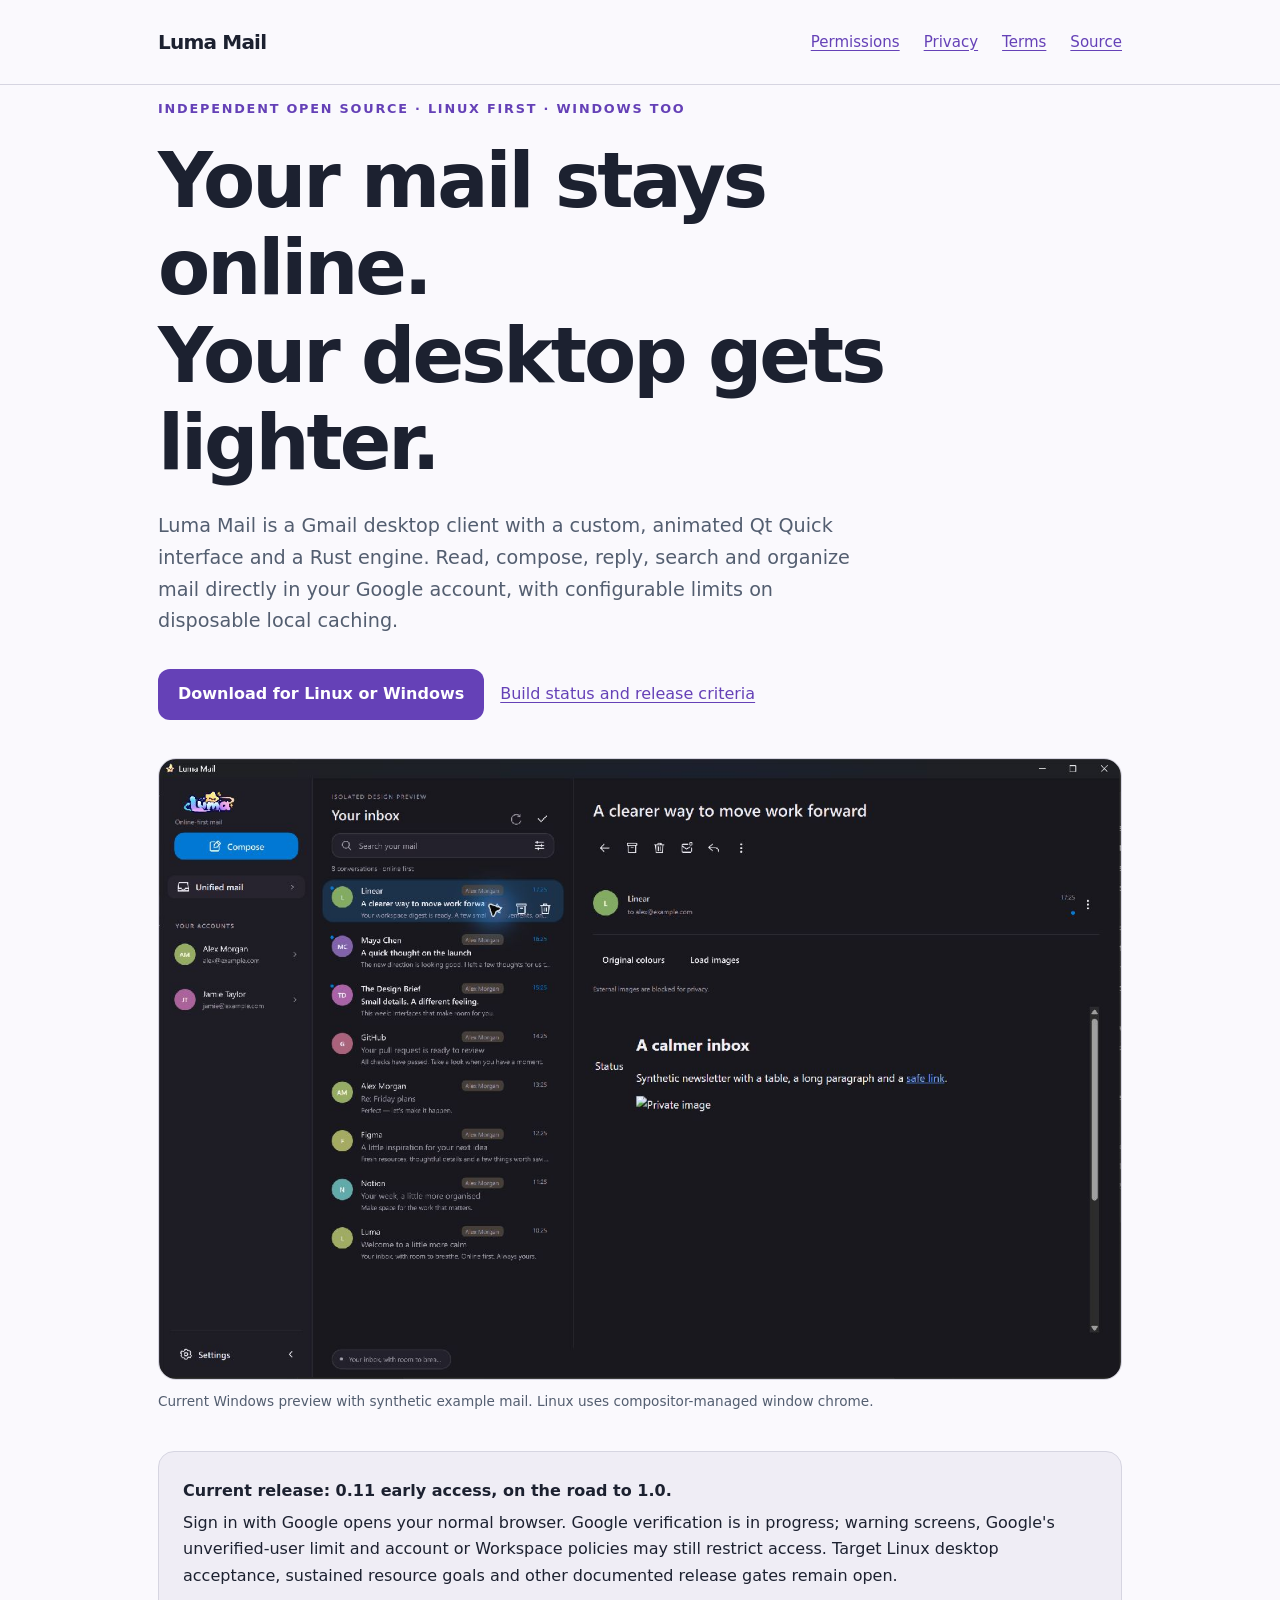
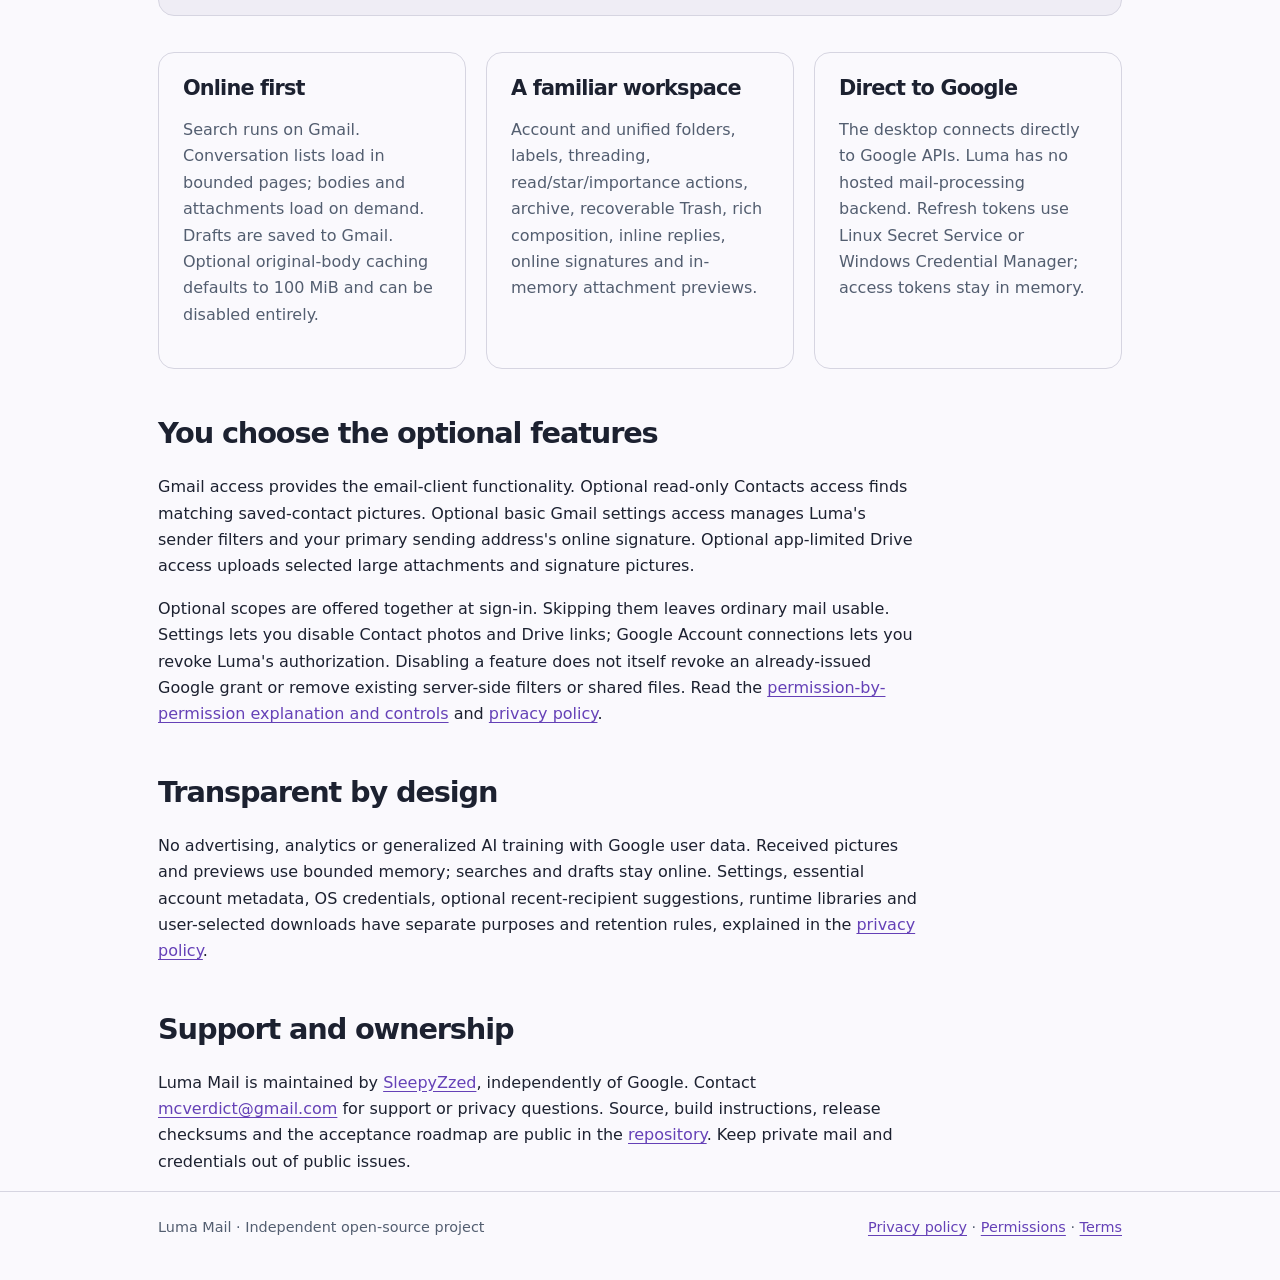
<file: docs/index.html>
<!doctype html>
<html lang="en">
<head>
<meta charset="utf-8"><meta name="viewport" content="width=device-width, initial-scale=1">
<meta name="google-site-verification" content="LrteqMQL5-pUbWlnO9Q1eAq6HUv6MyfnO4DhHFIdm9g">
<meta name="description" content="Luma Mail is an independent, open-source, online-first Gmail desktop client for Linux and Windows. Mail stays in Gmail with optional, bounded caching.">
<title>Luma Mail — Your mail, a lighter desktop</title><link rel="stylesheet" href="site.css">
</head>
<body>
<header><nav class="wrap" aria-label="Main navigation"><a class="brand" href="./">Luma Mail</a><div class="navlinks"><a href="permissions.html">Permissions</a><a href="privacy.html">Privacy</a><a href="terms.html">Terms</a><a href="https://github.com/SleepyZzed/luma-mail/tree/v0.11.0-dev.2">Source</a></div></nav></header>
<main class="wrap">
<p class="eyebrow">Independent open source · Linux first · Windows too</p>
<h1>Your mail stays online.<br>Your desktop gets lighter.</h1>
<p class="lead">Luma Mail is a Gmail desktop client with a custom, animated Qt Quick interface and a Rust engine. Read, compose, reply, search and organize mail directly in your Google account, with configurable limits on disposable local caching.</p>
<div class="actions"><a class="button" href="https://github.com/SleepyZzed/luma-mail/releases/tag/v0.11.0-dev.2">Download for Linux or Windows</a><a href="https://github.com/SleepyZzed/luma-mail/blob/ui/fluid-morph/STATUS.md">Build status and release criteria</a></div>
<figure class="desktop-preview"><img src="[data-uri]" alt="The Luma Mail desktop preview showing account navigation, conversation list and a themed reading pane with synthetic example mail." width="1444" height="930"><figcaption>Current Windows preview with synthetic example mail. Linux uses compositor-managed window chrome.</figcaption></figure>
<aside class="note" aria-label="Early access status"><p><strong>Current release: 0.11 early access, on the road to 1.0.</strong></p><p>Sign in with Google opens your normal browser. Google verification is in progress; warning screens, Google's unverified-user limit and account or Workspace policies may still restrict access. Target Linux desktop acceptance, sustained resource goals and other documented release gates remain open.</p></aside>
<section class="grid" aria-label="How Luma works">
<article><h2>Online first</h2><p>Search runs on Gmail. Conversation lists load in bounded pages; bodies and attachments load on demand. Drafts are saved to Gmail. Optional original-body caching defaults to 100 MiB and can be disabled entirely.</p></article>
<article><h2>A familiar workspace</h2><p>Account and unified folders, labels, threading, read/star/importance actions, archive, recoverable Trash, rich composition, inline replies, online signatures and in-memory attachment previews.</p></article>
<article><h2>Direct to Google</h2><p>The desktop connects directly to Google APIs. Luma has no hosted mail-processing backend. Refresh tokens use Linux Secret Service or Windows Credential Manager; access tokens stay in memory.</p></article>
</section>
<section class="prose"><h2>You choose the optional features</h2><p>Gmail access provides the email-client functionality. Optional read-only Contacts access finds matching saved-contact pictures. Optional basic Gmail settings access manages Luma's sender filters and your primary sending address's online signature. Optional app-limited Drive access uploads selected large attachments and signature pictures.</p><p>Optional scopes are offered together at sign-in. Skipping them leaves ordinary mail usable. Settings lets you disable Contact photos and Drive links; Google Account connections lets you revoke Luma's authorization. Disabling a feature does not itself revoke an already-issued Google grant or remove existing server-side filters or shared files. Read the <a href="permissions.html">permission-by-permission explanation and controls</a> and <a href="privacy.html">privacy policy</a>.</p>
<h2>Transparent by design</h2><p>No advertising, analytics or generalized AI training with Google user data. Received pictures and previews use bounded memory; searches and drafts stay online. Settings, essential account metadata, OS credentials, optional recent-recipient suggestions, runtime libraries and user-selected downloads have separate purposes and retention rules, explained in the <a href="privacy.html">privacy policy</a>.</p>
<h2>Support and ownership</h2><p>Luma Mail is maintained by <a href="https://github.com/SleepyZzed">SleepyZzed</a>, independently of Google. Contact <a href="mailto:mcverdict@gmail.com">mcverdict@gmail.com</a> for support or privacy questions. Source, build instructions, release checksums and the acceptance roadmap are public in the <a href="https://github.com/SleepyZzed/luma-mail/tree/ui/fluid-morph">repository</a>. Keep private mail and credentials out of public issues.</p></section>
</main><footer><div class="wrap"><span>Luma Mail · Independent open-source project</span><span><a href="privacy.html">Privacy policy</a> · <a href="permissions.html">Permissions</a> · <a href="terms.html">Terms</a></span></div></footer>
</body></html>
</file>
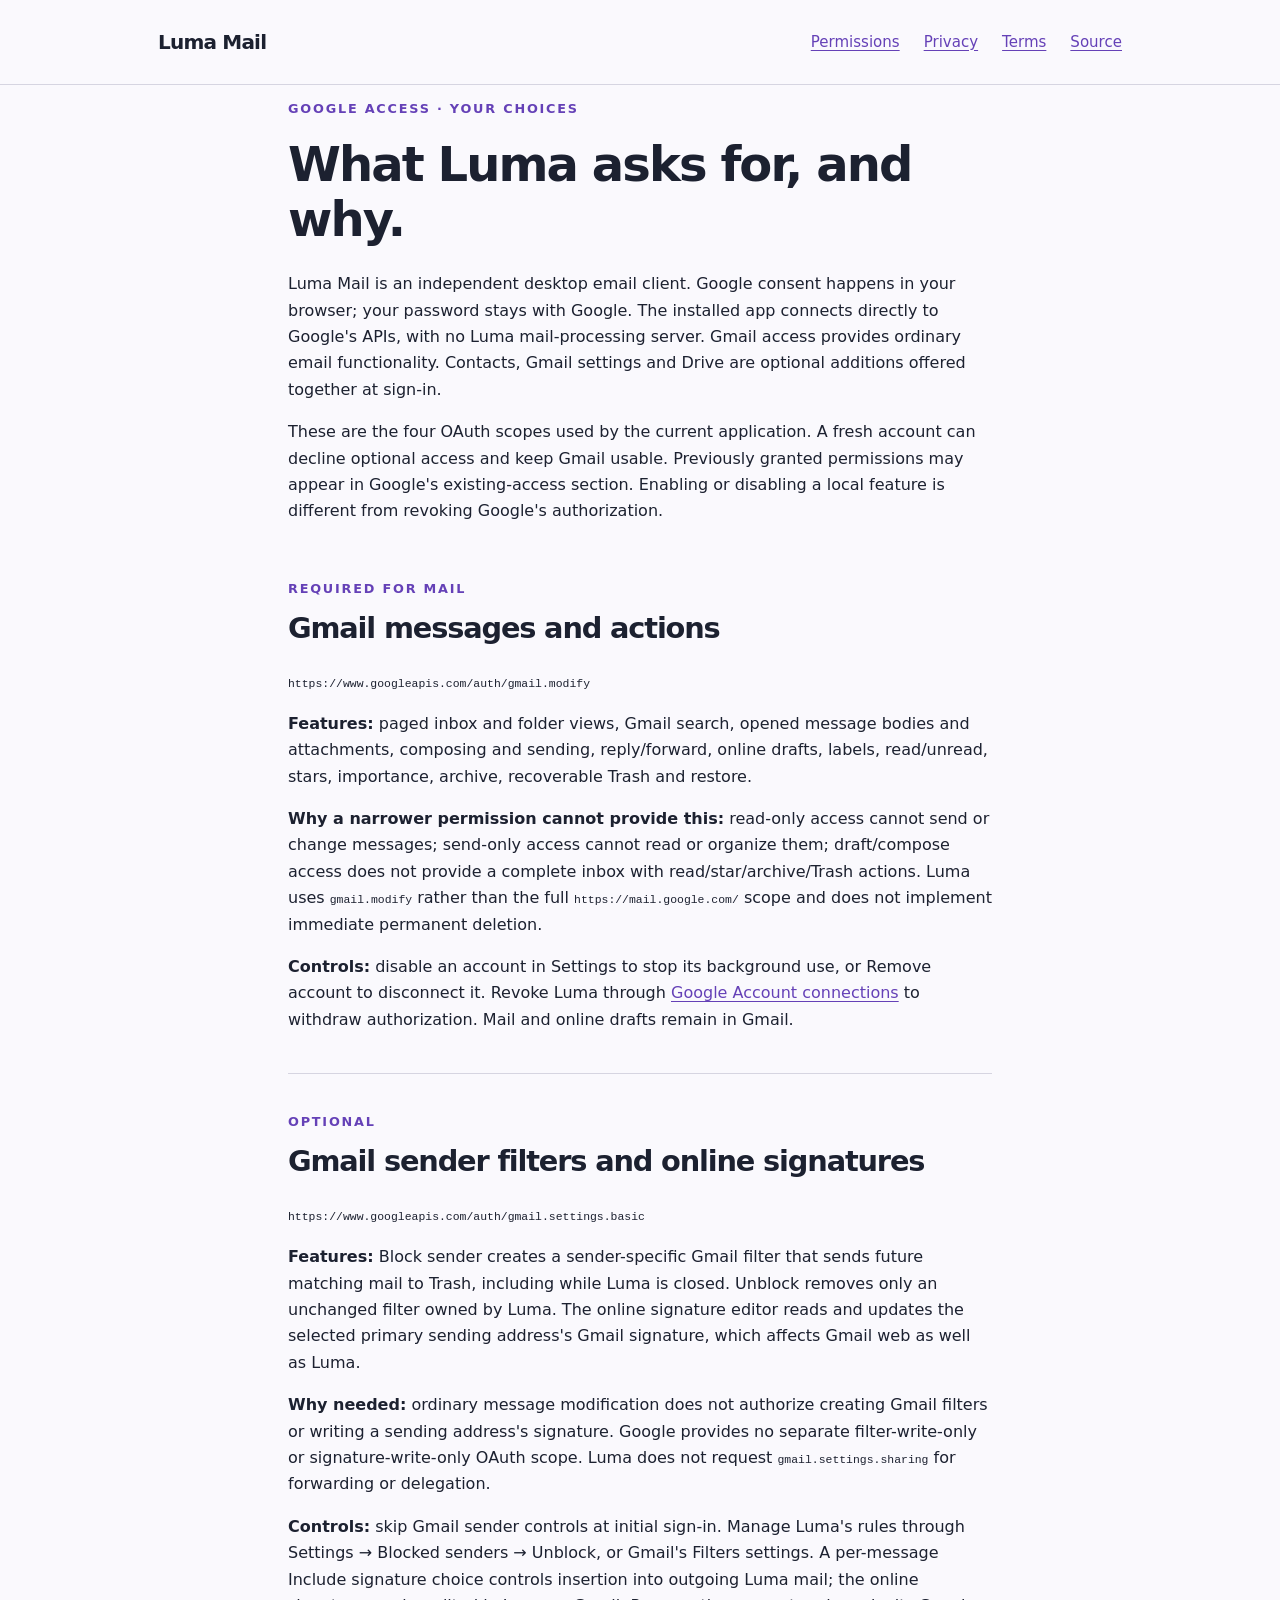
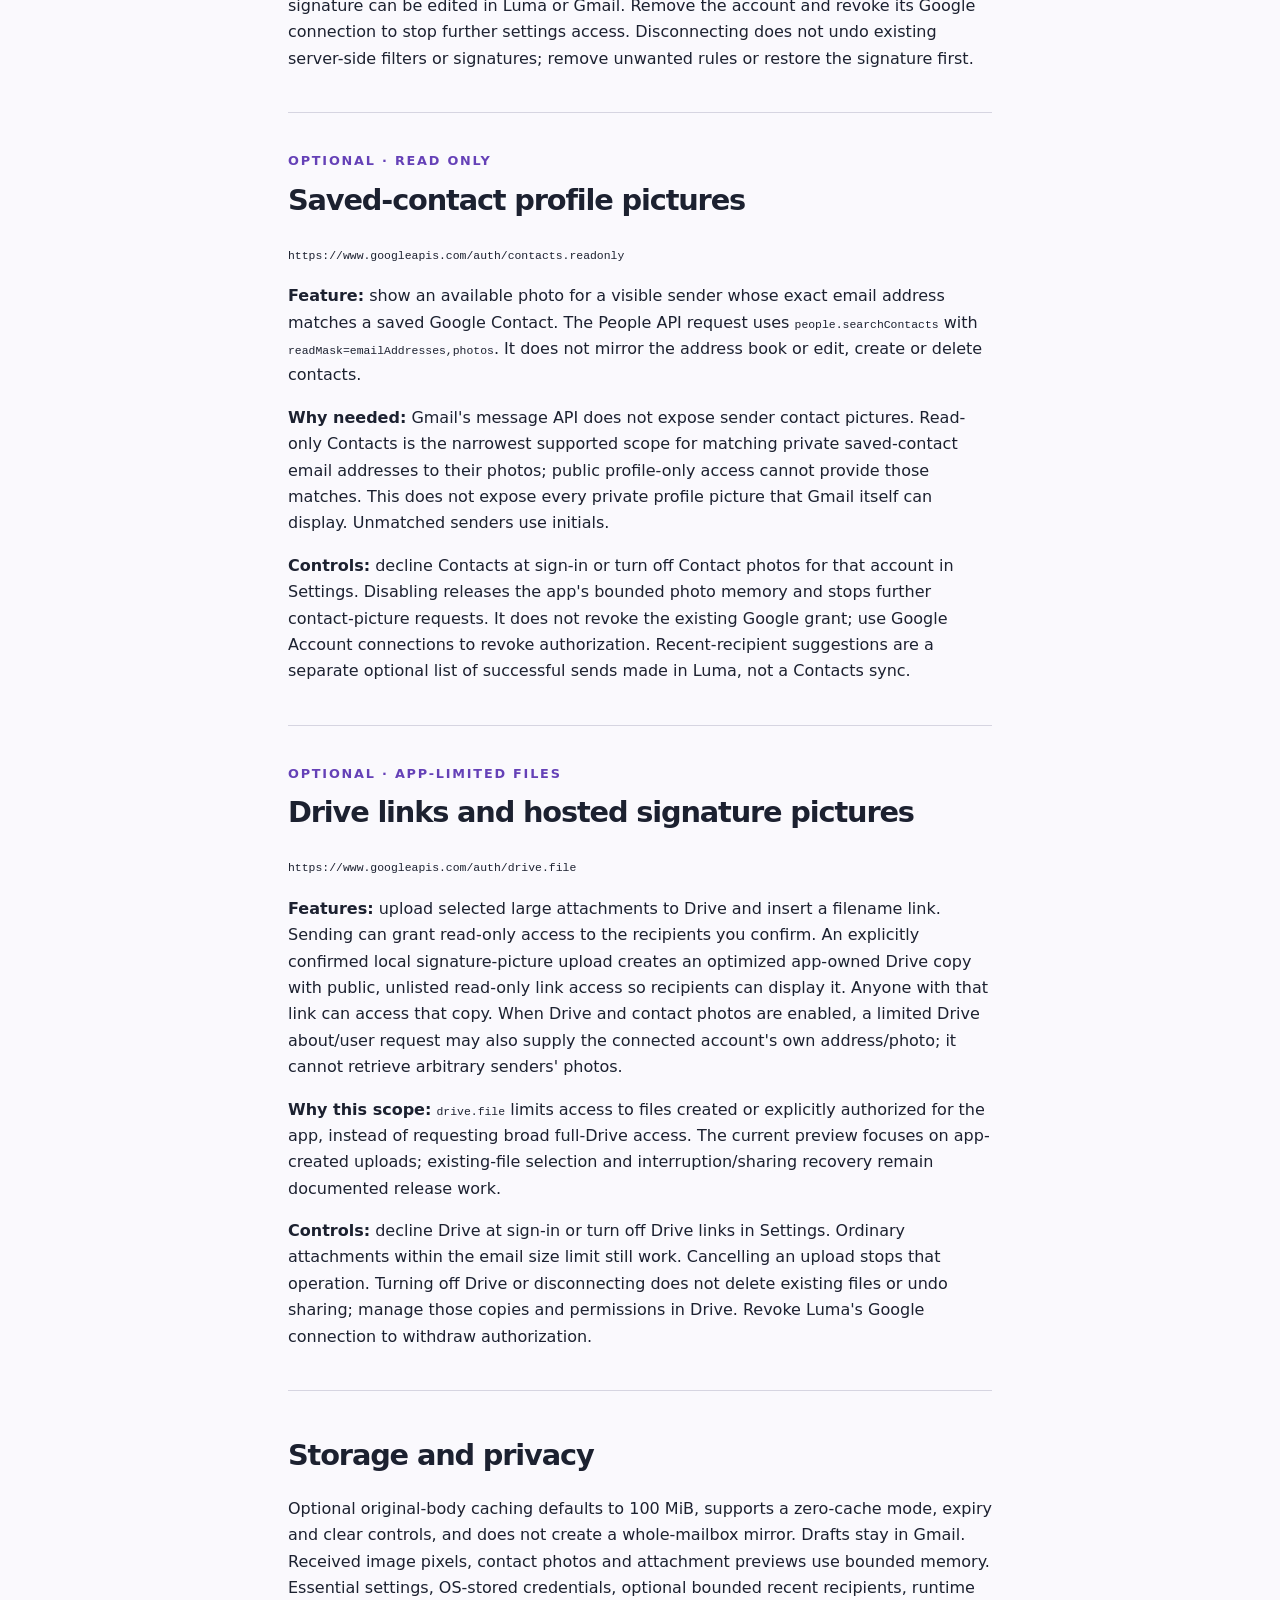
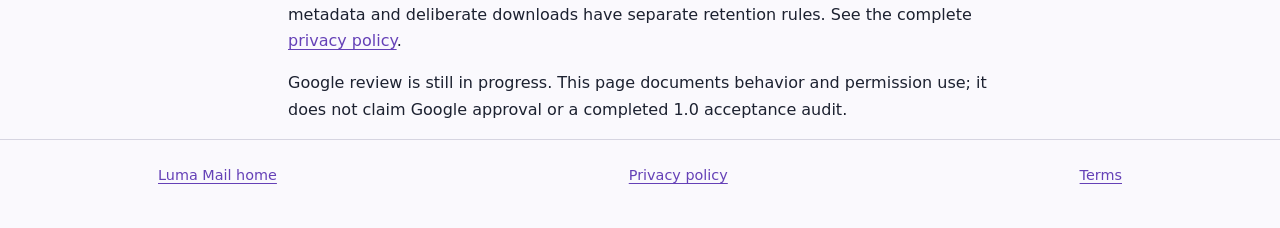
<file: docs/permissions.html>
<!doctype html>
<html lang="en">
<head><meta charset="utf-8"><meta name="viewport" content="width=device-width, initial-scale=1"><title>Luma Mail — Google permissions and controls</title><link rel="stylesheet" href="site.css"></head>
<body>
<header><nav class="wrap" aria-label="Main navigation"><a class="brand" href="./">Luma Mail</a><div class="navlinks"><a href="permissions.html" aria-current="page">Permissions</a><a href="privacy.html">Privacy</a><a href="terms.html">Terms</a><a href="https://github.com/SleepyZzed/luma-mail/tree/v0.11.0-dev.2">Source</a></div></nav></header>
<main class="wrap prose">
<p class="eyebrow">Google access · Your choices</p><h1>What Luma asks for, and why.</h1>
<p>Luma Mail is an independent desktop email client. Google consent happens in your browser; your password stays with Google. The installed app connects directly to Google's APIs, with no Luma mail-processing server. Gmail access provides ordinary email functionality. Contacts, Gmail settings and Drive are optional additions offered together at sign-in.</p>
<p>These are the four OAuth scopes used by the current application. A fresh account can decline optional access and keep Gmail usable. Previously granted permissions may appear in Google's existing-access section. Enabling or disabling a local feature is different from revoking Google's authorization.</p>
<section class="permission"><p class="eyebrow">Required for mail</p><h2>Gmail messages and actions</h2><p><code>https://www.googleapis.com/auth/gmail.modify</code></p>
<p><strong>Features:</strong> paged inbox and folder views, Gmail search, opened message bodies and attachments, composing and sending, reply/forward, online drafts, labels, read/unread, stars, importance, archive, recoverable Trash and restore.</p>
<p><strong>Why a narrower permission cannot provide this:</strong> read-only access cannot send or change messages; send-only access cannot read or organize them; draft/compose access does not provide a complete inbox with read/star/archive/Trash actions. Luma uses <code>gmail.modify</code> rather than the full <code>https://mail.google.com/</code> scope and does not implement immediate permanent deletion.</p>
<p><strong>Controls:</strong> disable an account in Settings to stop its background use, or Remove account to disconnect it. Revoke Luma through <a href="https://myaccount.google.com/connections">Google Account connections</a> to withdraw authorization. Mail and online drafts remain in Gmail.</p></section>
<section class="permission"><p class="eyebrow">Optional</p><h2>Gmail sender filters and online signatures</h2><p><code>https://www.googleapis.com/auth/gmail.settings.basic</code></p>
<p><strong>Features:</strong> Block sender creates a sender-specific Gmail filter that sends future matching mail to Trash, including while Luma is closed. Unblock removes only an unchanged filter owned by Luma. The online signature editor reads and updates the selected primary sending address's Gmail signature, which affects Gmail web as well as Luma.</p>
<p><strong>Why needed:</strong> ordinary message modification does not authorize creating Gmail filters or writing a sending address's signature. Google provides no separate filter-write-only or signature-write-only OAuth scope. Luma does not request <code>gmail.settings.sharing</code> for forwarding or delegation.</p>
<p><strong>Controls:</strong> skip Gmail sender controls at initial sign-in. Manage Luma's rules through Settings → Blocked senders → Unblock, or Gmail's Filters settings. A per-message Include signature choice controls insertion into outgoing Luma mail; the online signature can be edited in Luma or Gmail. Remove the account and revoke its Google connection to stop further settings access. Disconnecting does not undo existing server-side filters or signatures; remove unwanted rules or restore the signature first.</p></section>
<section class="permission"><p class="eyebrow">Optional · read only</p><h2>Saved-contact profile pictures</h2><p><code>https://www.googleapis.com/auth/contacts.readonly</code></p>
<p><strong>Feature:</strong> show an available photo for a visible sender whose exact email address matches a saved Google Contact. The People API request uses <code>people.searchContacts</code> with <code>readMask=emailAddresses,photos</code>. It does not mirror the address book or edit, create or delete contacts.</p>
<p><strong>Why needed:</strong> Gmail's message API does not expose sender contact pictures. Read-only Contacts is the narrowest supported scope for matching private saved-contact email addresses to their photos; public profile-only access cannot provide those matches. This does not expose every private profile picture that Gmail itself can display. Unmatched senders use initials.</p>
<p><strong>Controls:</strong> decline Contacts at sign-in or turn off Contact photos for that account in Settings. Disabling releases the app's bounded photo memory and stops further contact-picture requests. It does not revoke the existing Google grant; use Google Account connections to revoke authorization. Recent-recipient suggestions are a separate optional list of successful sends made in Luma, not a Contacts sync.</p></section>
<section class="permission"><p class="eyebrow">Optional · app-limited files</p><h2>Drive links and hosted signature pictures</h2><p><code>https://www.googleapis.com/auth/drive.file</code></p>
<p><strong>Features:</strong> upload selected large attachments to Drive and insert a filename link. Sending can grant read-only access to the recipients you confirm. An explicitly confirmed local signature-picture upload creates an optimized app-owned Drive copy with public, unlisted read-only link access so recipients can display it. Anyone with that link can access that copy. When Drive and contact photos are enabled, a limited Drive about/user request may also supply the connected account's own address/photo; it cannot retrieve arbitrary senders' photos.</p>
<p><strong>Why this scope:</strong> <code>drive.file</code> limits access to files created or explicitly authorized for the app, instead of requesting broad full-Drive access. The current preview focuses on app-created uploads; existing-file selection and interruption/sharing recovery remain documented release work.</p>
<p><strong>Controls:</strong> decline Drive at sign-in or turn off Drive links in Settings. Ordinary attachments within the email size limit still work. Cancelling an upload stops that operation. Turning off Drive or disconnecting does not delete existing files or undo sharing; manage those copies and permissions in Drive. Revoke Luma's Google connection to withdraw authorization.</p></section>
<section><h2>Storage and privacy</h2><p>Optional original-body caching defaults to 100 MiB, supports a zero-cache mode, expiry and clear controls, and does not create a whole-mailbox mirror. Drafts stay in Gmail. Received image pixels, contact photos and attachment previews use bounded memory. Essential settings, OS-stored credentials, optional bounded recent recipients, runtime metadata and deliberate downloads have separate retention rules. See the complete <a href="privacy.html">privacy policy</a>.</p><p>Google review is still in progress. This page documents behavior and permission use; it does not claim Google approval or a completed 1.0 acceptance audit.</p></section>
</main><footer><div class="wrap"><a href="./">Luma Mail home</a><a href="privacy.html">Privacy policy</a><a href="terms.html">Terms</a></div></footer>
</body></html>
</file>
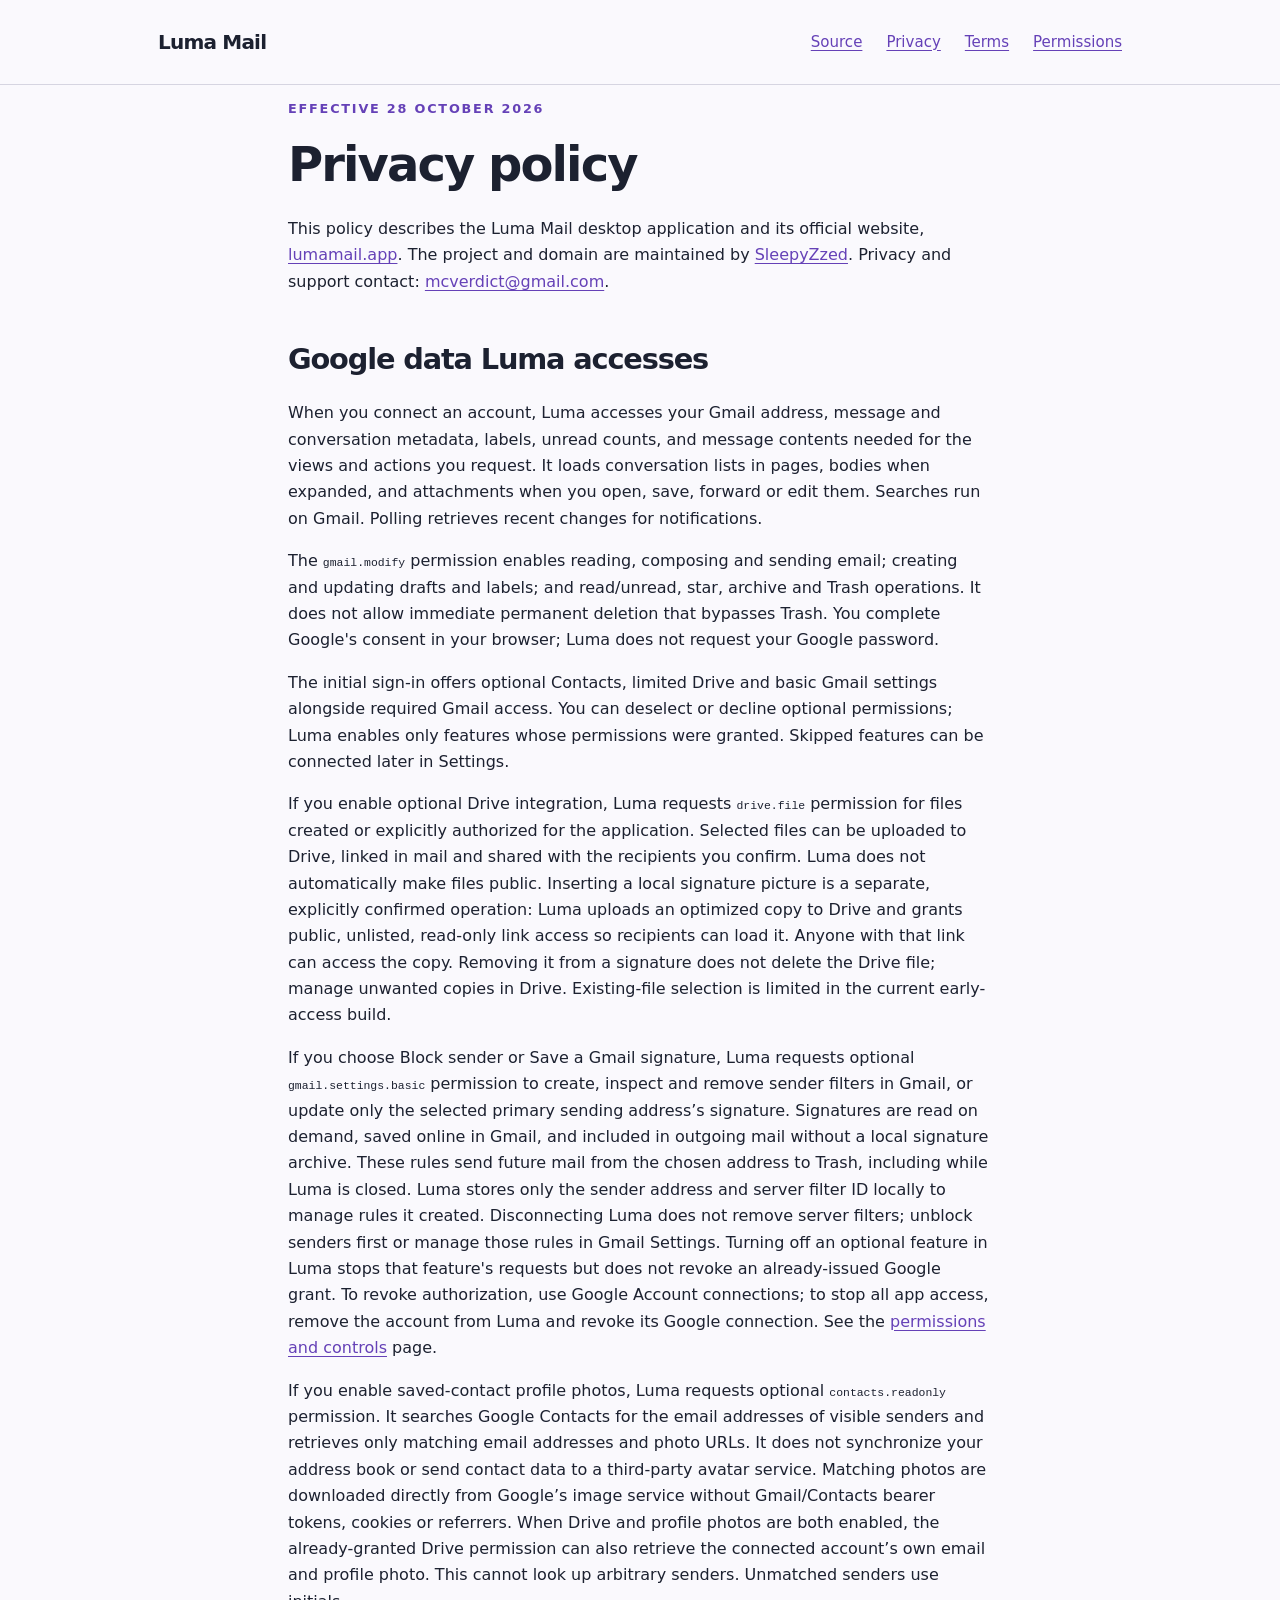
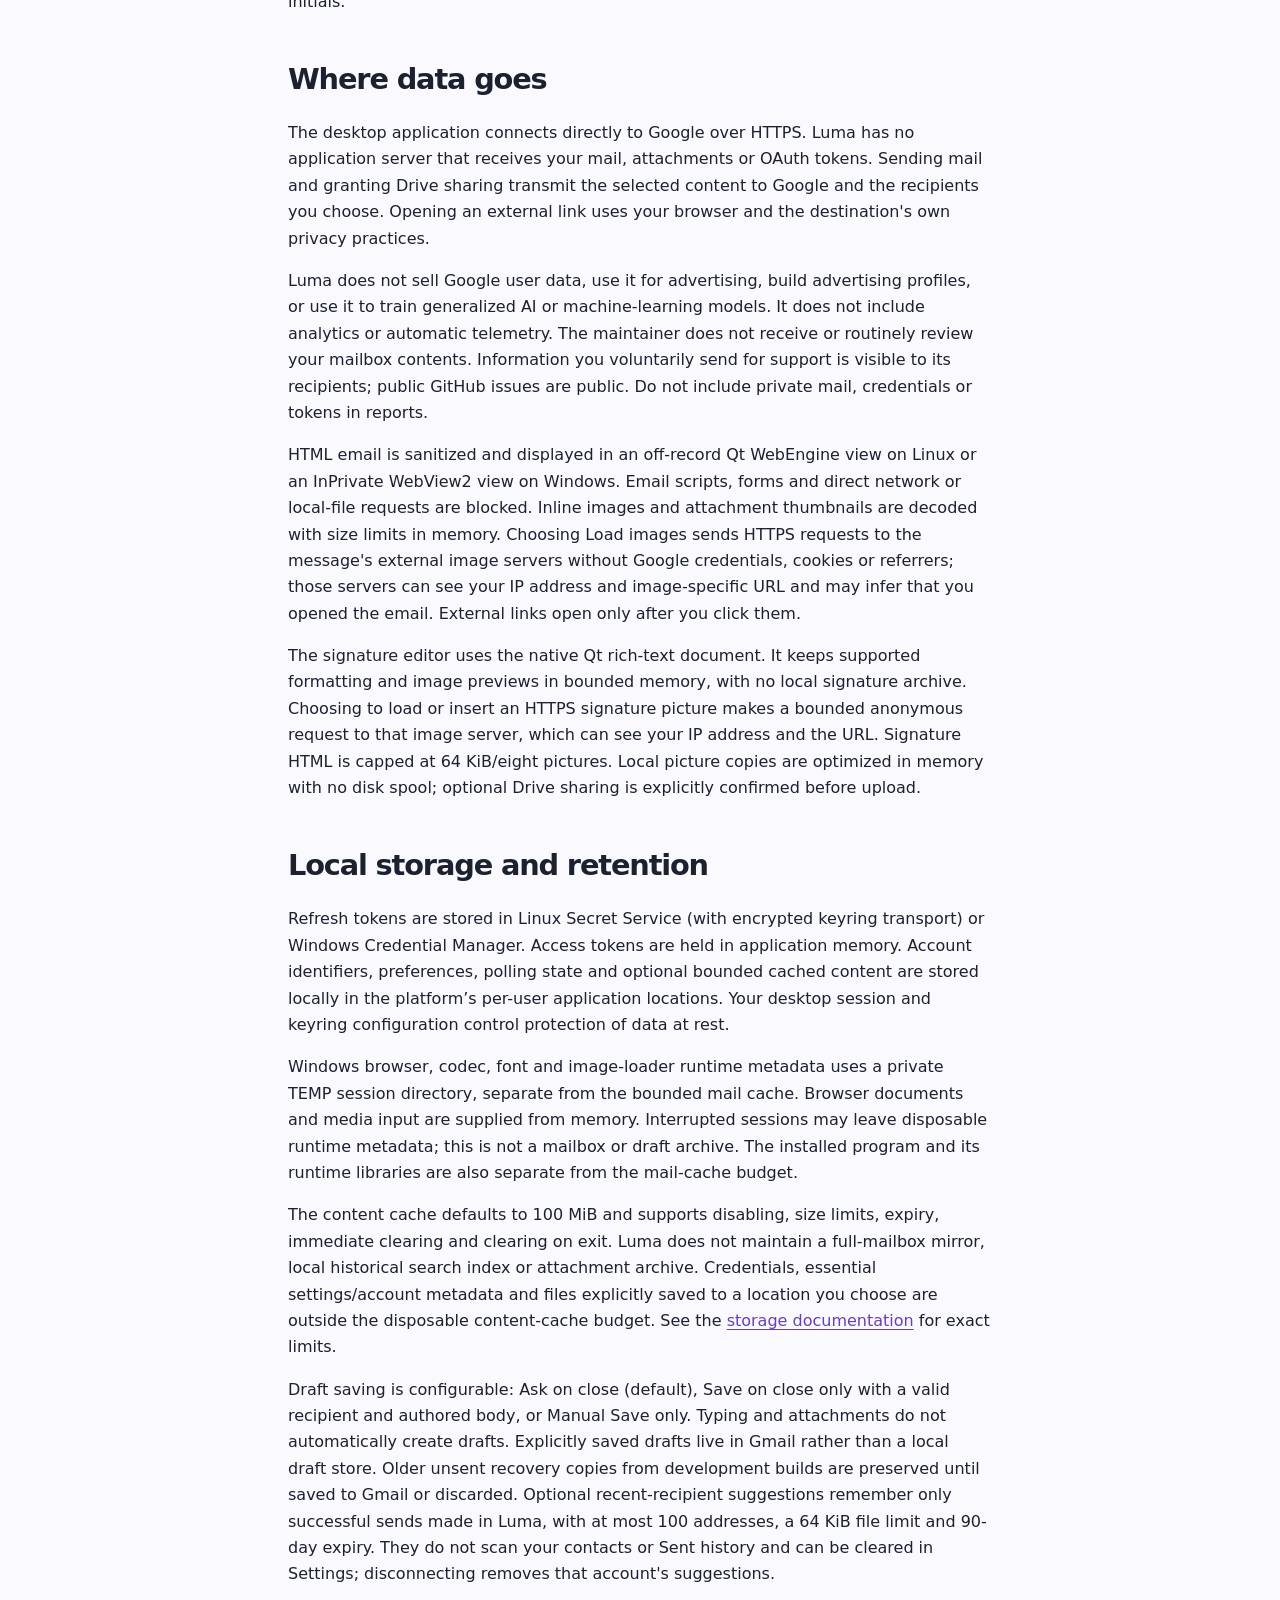
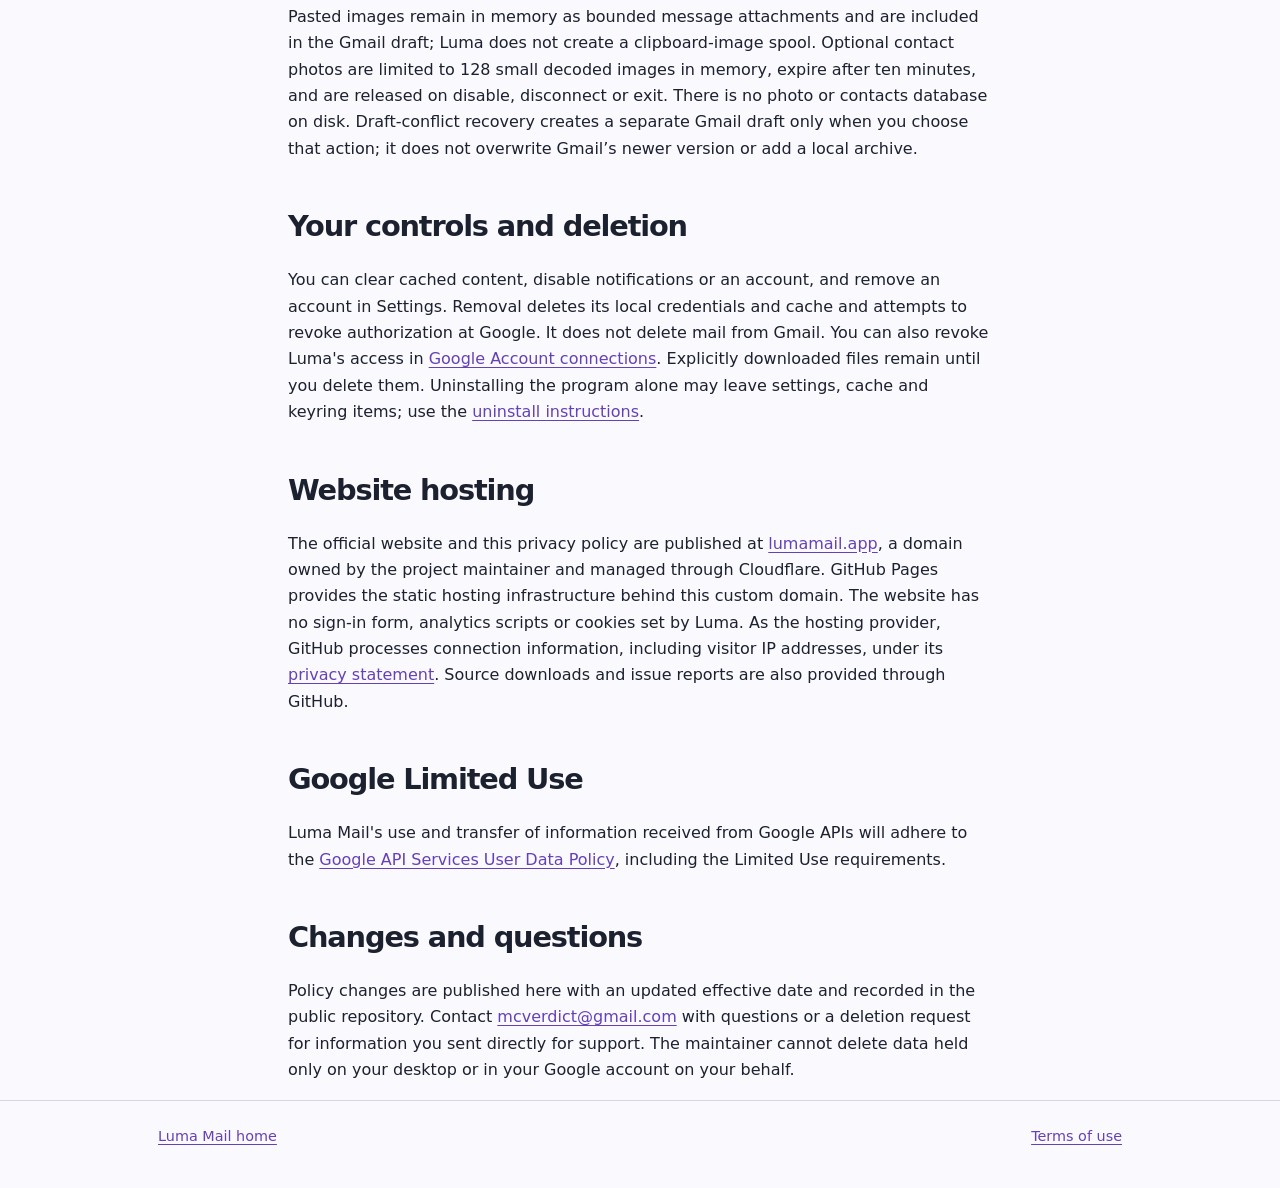
<file: docs/privacy.html>
<!doctype html>
<html lang="en">
<head><meta charset="utf-8"><meta name="viewport" content="width=device-width, initial-scale=1"><title>Luma Mail — Privacy policy</title><link rel="canonical" href="https://lumamail.app/privacy.html"><link rel="stylesheet" href="site.css"></head>
<body>
<header><nav class="wrap" aria-label="Main navigation"><a class="brand" href="./">Luma Mail</a><div class="navlinks"><a href="https://github.com/SleepyZzed/luma-mail">Source</a><a href="privacy.html" aria-current="page">Privacy</a><a href="terms.html">Terms</a><a href="permissions.html">Permissions</a></div></nav></header>
<main class="wrap prose">
<p class="eyebrow">Effective 28 October 2026</p><h1>Privacy policy</h1>
<p>This policy describes the Luma Mail desktop application and its official website, <a href="https://lumamail.app/">lumamail.app</a>. The project and domain are maintained by <a href="https://github.com/SleepyZzed">SleepyZzed</a>. Privacy and support contact: <a href="mailto:mcverdict@gmail.com">mcverdict@gmail.com</a>.</p>
<h2>Google data Luma accesses</h2>
<p>When you connect an account, Luma accesses your Gmail address, message and conversation metadata, labels, unread counts, and message contents needed for the views and actions you request. It loads conversation lists in pages, bodies when expanded, and attachments when you open, save, forward or edit them. Searches run on Gmail. Polling retrieves recent changes for notifications.</p>
<p>The <code>gmail.modify</code> permission enables reading, composing and sending email; creating and updating drafts and labels; and read/unread, star, archive and Trash operations. It does not allow immediate permanent deletion that bypasses Trash. You complete Google's consent in your browser; Luma does not request your Google password.</p>
<p>The initial sign-in offers optional Contacts, limited Drive and basic Gmail settings alongside required Gmail access. You can deselect or decline optional permissions; Luma enables only features whose permissions were granted. Skipped features can be connected later in Settings.</p>
<p>If you enable optional Drive integration, Luma requests <code>drive.file</code> permission for files created or explicitly authorized for the application. Selected files can be uploaded to Drive, linked in mail and shared with the recipients you confirm. Luma does not automatically make files public. Inserting a local signature picture is a separate, explicitly confirmed operation: Luma uploads an optimized copy to Drive and grants public, unlisted, read-only link access so recipients can load it. Anyone with that link can access the copy. Removing it from a signature does not delete the Drive file; manage unwanted copies in Drive. Existing-file selection is limited in the current early-access build.</p>
<p>If you choose Block sender or Save a Gmail signature, Luma requests optional <code>gmail.settings.basic</code> permission to create, inspect and remove sender filters in Gmail, or update only the selected primary sending address’s signature. Signatures are read on demand, saved online in Gmail, and included in outgoing mail without a local signature archive. These rules send future mail from the chosen address to Trash, including while Luma is closed. Luma stores only the sender address and server filter ID locally to manage rules it created. Disconnecting Luma does not remove server filters; unblock senders first or manage those rules in Gmail Settings. Turning off an optional feature in Luma stops that feature's requests but does not revoke an already-issued Google grant. To revoke authorization, use Google Account connections; to stop all app access, remove the account from Luma and revoke its Google connection. See the <a href="permissions.html">permissions and controls</a> page.</p>
<p>If you enable saved-contact profile photos, Luma requests optional <code>contacts.readonly</code> permission. It searches Google Contacts for the email addresses of visible senders and retrieves only matching email addresses and photo URLs. It does not synchronize your address book or send contact data to a third-party avatar service. Matching photos are downloaded directly from Google’s image service without Gmail/Contacts bearer tokens, cookies or referrers. When Drive and profile photos are both enabled, the already-granted Drive permission can also retrieve the connected account’s own email and profile photo. This cannot look up arbitrary senders. Unmatched senders use initials.</p>
<h2>Where data goes</h2>
<p>The desktop application connects directly to Google over HTTPS. Luma has no application server that receives your mail, attachments or OAuth tokens. Sending mail and granting Drive sharing transmit the selected content to Google and the recipients you choose. Opening an external link uses your browser and the destination's own privacy practices.</p>
<p>Luma does not sell Google user data, use it for advertising, build advertising profiles, or use it to train generalized AI or machine-learning models. It does not include analytics or automatic telemetry. The maintainer does not receive or routinely review your mailbox contents. Information you voluntarily send for support is visible to its recipients; public GitHub issues are public. Do not include private mail, credentials or tokens in reports.</p>
<p>HTML email is sanitized and displayed in an off-record Qt WebEngine view on Linux or an InPrivate WebView2 view on Windows. Email scripts, forms and direct network or local-file requests are blocked. Inline images and attachment thumbnails are decoded with size limits in memory. Choosing Load images sends HTTPS requests to the message's external image servers without Google credentials, cookies or referrers; those servers can see your IP address and image-specific URL and may infer that you opened the email. External links open only after you click them.</p>
<p>The signature editor uses the native Qt rich-text document. It keeps supported formatting and image previews in bounded memory, with no local signature archive. Choosing to load or insert an HTTPS signature picture makes a bounded anonymous request to that image server, which can see your IP address and the URL. Signature HTML is capped at 64 KiB/eight pictures. Local picture copies are optimized in memory with no disk spool; optional Drive sharing is explicitly confirmed before upload.</p>
<h2>Local storage and retention</h2>
<p>Refresh tokens are stored in Linux Secret Service (with encrypted keyring transport) or Windows Credential Manager. Access tokens are held in application memory. Account identifiers, preferences, polling state and optional bounded cached content are stored locally in the platform’s per-user application locations. Your desktop session and keyring configuration control protection of data at rest.</p>
<p>Windows browser, codec, font and image-loader runtime metadata uses a private TEMP session directory, separate from the bounded mail cache. Browser documents and media input are supplied from memory. Interrupted sessions may leave disposable runtime metadata; this is not a mailbox or draft archive. The installed program and its runtime libraries are also separate from the mail-cache budget.</p>
<p>The content cache defaults to 100 MiB and supports disabling, size limits, expiry, immediate clearing and clearing on exit. Luma does not maintain a full-mailbox mirror, local historical search index or attachment archive. Credentials, essential settings/account metadata and files explicitly saved to a location you choose are outside the disposable content-cache budget. See the <a href="https://github.com/SleepyZzed/luma-mail/blob/main/docs/storage.md">storage documentation</a> for exact limits.</p>
<p>Draft saving is configurable: Ask on close (default), Save on close only with a valid recipient and authored body, or Manual Save only. Typing and attachments do not automatically create drafts. Explicitly saved drafts live in Gmail rather than a local draft store. Older unsent recovery copies from development builds are preserved until saved to Gmail or discarded. Optional recent-recipient suggestions remember only successful sends made in Luma, with at most 100 addresses, a 64 KiB file limit and 90-day expiry. They do not scan your contacts or Sent history and can be cleared in Settings; disconnecting removes that account's suggestions.</p>
<p>Pasted images remain in memory as bounded message attachments and are included in the Gmail draft; Luma does not create a clipboard-image spool. Optional contact photos are limited to 128 small decoded images in memory, expire after ten minutes, and are released on disable, disconnect or exit. There is no photo or contacts database on disk. Draft-conflict recovery creates a separate Gmail draft only when you choose that action; it does not overwrite Gmail’s newer version or add a local archive.</p>
<h2>Your controls and deletion</h2>
<p>You can clear cached content, disable notifications or an account, and remove an account in Settings. Removal deletes its local credentials and cache and attempts to revoke authorization at Google. It does not delete mail from Gmail. You can also revoke Luma's access in <a href="https://myaccount.google.com/connections">Google Account connections</a>. Explicitly downloaded files remain until you delete them. Uninstalling the program alone may leave settings, cache and keyring items; use the <a href="https://github.com/SleepyZzed/luma-mail#uninstall">uninstall instructions</a>.</p>
<h2>Website hosting</h2>
<p>The official website and this privacy policy are published at <a href="https://lumamail.app/">lumamail.app</a>, a domain owned by the project maintainer and managed through Cloudflare. GitHub Pages provides the static hosting infrastructure behind this custom domain. The website has no sign-in form, analytics scripts or cookies set by Luma. As the hosting provider, GitHub processes connection information, including visitor IP addresses, under its <a href="https://docs.github.com/en/site-policy/privacy-policies/github-privacy-statement">privacy statement</a>. Source downloads and issue reports are also provided through GitHub.</p>
<h2>Google Limited Use</h2>
<p>Luma Mail's use and transfer of information received from Google APIs will adhere to the <a href="https://developers.google.com/terms/api-services-user-data-policy">Google API Services User Data Policy</a>, including the Limited Use requirements.</p>
<h2>Changes and questions</h2>
<p>Policy changes are published here with an updated effective date and recorded in the public repository. Contact <a href="mailto:mcverdict@gmail.com">mcverdict@gmail.com</a> with questions or a deletion request for information you sent directly for support. The maintainer cannot delete data held only on your desktop or in your Google account on your behalf.</p>
</main><footer><div class="wrap"><a href="./">Luma Mail home</a><a href="terms.html">Terms of use</a></div></footer>
</body></html>
</file>
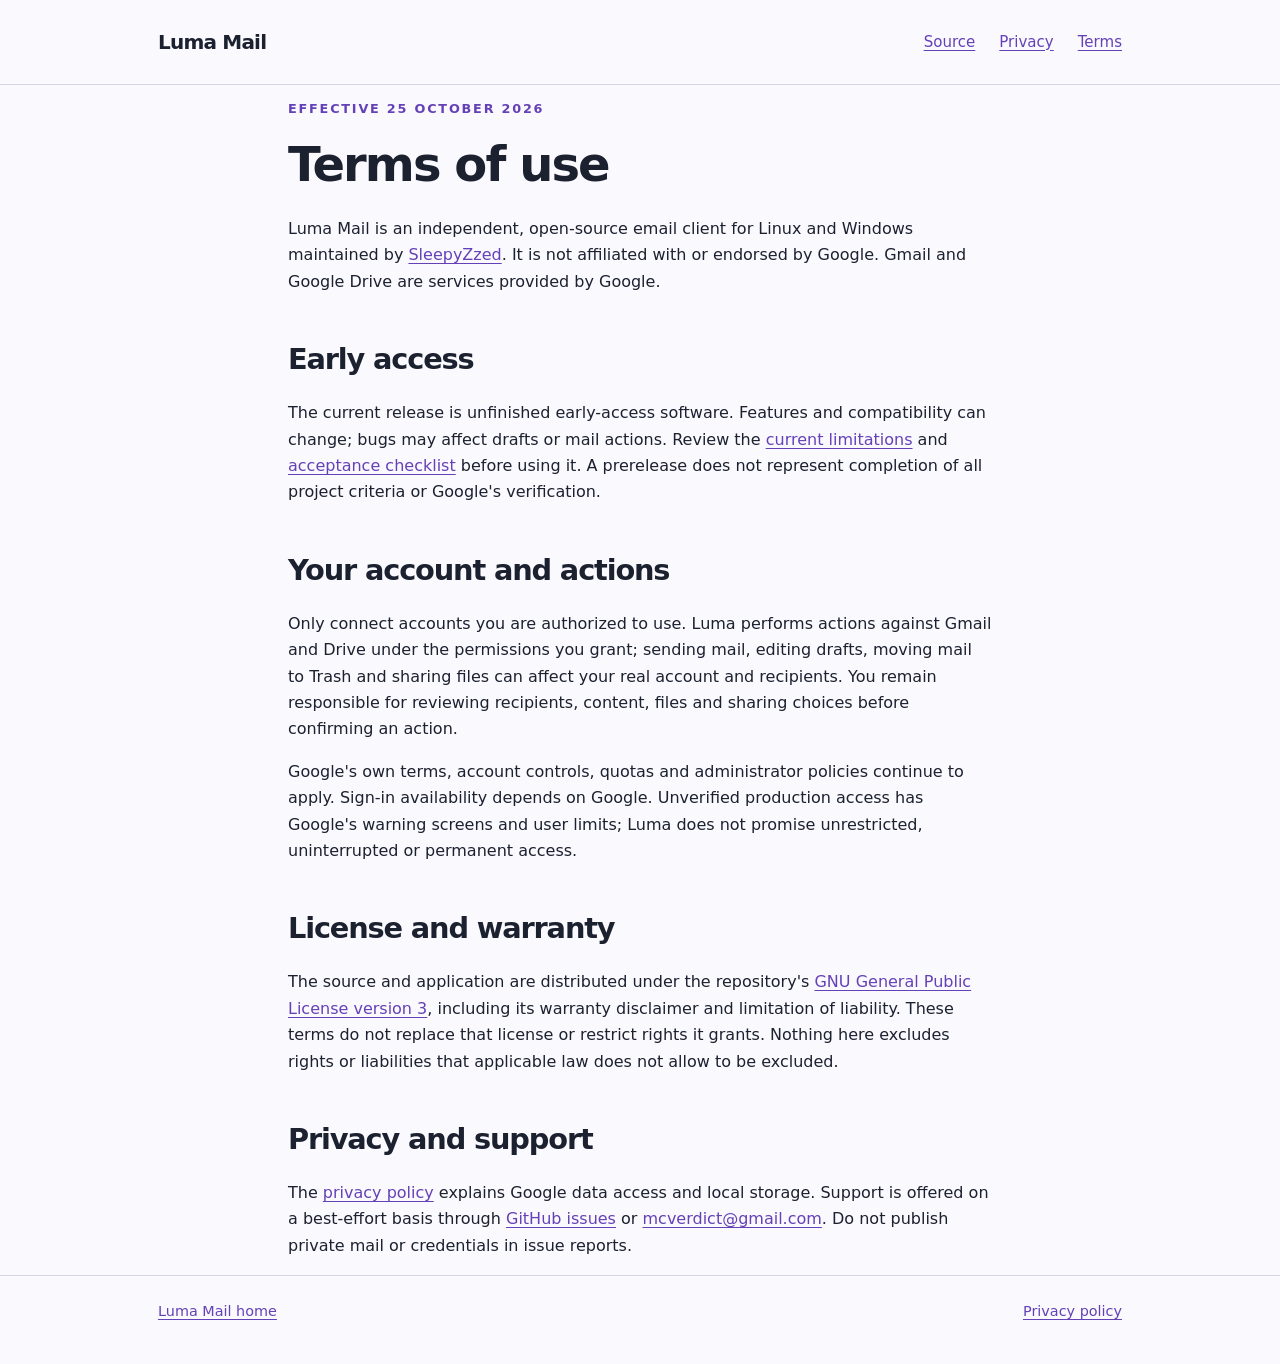
<file: docs/terms.html>
<!doctype html>
<html lang="en">
<head><meta charset="utf-8"><meta name="viewport" content="width=device-width, initial-scale=1"><title>Luma Mail — Terms of use</title><link rel="stylesheet" href="site.css"></head>
<body>
<header><nav class="wrap" aria-label="Main navigation"><a class="brand" href="./">Luma Mail</a><div class="navlinks"><a href="https://github.com/SleepyZzed/luma-mail">Source</a><a href="privacy.html">Privacy</a><a href="terms.html" aria-current="page">Terms</a></div></nav></header>
<main class="wrap prose"><p class="eyebrow">Effective 25 October 2026</p><h1>Terms of use</h1>
<p>Luma Mail is an independent, open-source email client for Linux and Windows maintained by <a href="https://github.com/SleepyZzed">SleepyZzed</a>. It is not affiliated with or endorsed by Google. Gmail and Google Drive are services provided by Google.</p>
<h2>Early access</h2><p>The current release is unfinished early-access software. Features and compatibility can change; bugs may affect drafts or mail actions. Review the <a href="https://github.com/SleepyZzed/luma-mail/blob/main/STATUS.md">current limitations</a> and <a href="https://github.com/SleepyZzed/luma-mail/blob/main/RELEASE-CHECKLIST.md">acceptance checklist</a> before using it. A prerelease does not represent completion of all project criteria or Google's verification.</p>
<h2>Your account and actions</h2><p>Only connect accounts you are authorized to use. Luma performs actions against Gmail and Drive under the permissions you grant; sending mail, editing drafts, moving mail to Trash and sharing files can affect your real account and recipients. You remain responsible for reviewing recipients, content, files and sharing choices before confirming an action.</p>
<p>Google's own terms, account controls, quotas and administrator policies continue to apply. Sign-in availability depends on Google. Unverified production access has Google's warning screens and user limits; Luma does not promise unrestricted, uninterrupted or permanent access.</p>
<h2>License and warranty</h2><p>The source and application are distributed under the repository's <a href="https://github.com/SleepyZzed/luma-mail/blob/main/LICENSE">GNU General Public License version 3</a>, including its warranty disclaimer and limitation of liability. These terms do not replace that license or restrict rights it grants. Nothing here excludes rights or liabilities that applicable law does not allow to be excluded.</p>
<h2>Privacy and support</h2><p>The <a href="privacy.html">privacy policy</a> explains Google data access and local storage. Support is offered on a best-effort basis through <a href="https://github.com/SleepyZzed/luma-mail/issues">GitHub issues</a> or <a href="mailto:mcverdict@gmail.com">mcverdict@gmail.com</a>. Do not publish private mail or credentials in issue reports.</p>
</main><footer><div class="wrap"><a href="./">Luma Mail home</a><a href="privacy.html">Privacy policy</a></div></footer>
</body></html>
</file>
<file: docs/site.css>
:root { color-scheme: dark light; font-family: system-ui, sans-serif; --bg: #101318; --surface: #191e27; --ink: #edf1f7; --muted: #b4bfce; --accent: #b9a6ff; --line: #343c4b; }
* { box-sizing: border-box; }
body { margin: 0; background: var(--bg); color: var(--ink); line-height: 1.65; }
a { color: var(--accent); text-underline-offset: .2em; }
a:hover { text-decoration-thickness: .15em; }
a:focus-visible { outline: 3px solid var(--accent); outline-offset: 5px; }
.wrap { max-width: 1020px; margin: auto; padding: 0 28px; }
header { border-bottom: 1px solid var(--line); }
nav { min-height: 84px; display: flex; align-items: center; justify-content: space-between; gap: 24px; flex-wrap: wrap; padding-block: 16px; }
.brand { color: var(--ink); font-weight: 750; text-decoration: none; font-size: 1.25rem; letter-spacing: -.04em; }
.navlinks { display: flex; flex-wrap: wrap; gap: 24px; font-size: .94rem; }
main { padding-block: 64px 80px; }
.eyebrow { color: var(--accent); font-size: .8rem; font-weight: 750; text-transform: uppercase; letter-spacing: .14em; }
h1, h2, h3 { line-height: 1.15; letter-spacing: -.04em; }
h1 { font-size: clamp(2.5rem, 6vw, 4.75rem); max-width: 800px; margin: 18px 0 24px; }
h2 { font-size: 1.8rem; margin-top: 48px; }
h3 { font-size: 1.2rem; margin-top: 0; }
.lead { font-size: 1.2rem; max-width: 700px; color: var(--muted); }
.actions { display: flex; gap: 16px; flex-wrap: wrap; align-items: center; margin: 32px 0; }
.button { background: var(--accent); color: #20163b; padding: 12px 20px; border-radius: 12px; font-weight: 750; text-decoration: none; }
.note { border: 1px solid var(--line); background: var(--surface); border-radius: 16px; padding: 20px 24px; margin-top: 32px; }
.note p { margin-block: 6px; }
.grid { display: grid; grid-template-columns: repeat(3, 1fr); gap: 20px; margin-top: 36px; }
.grid article { padding: 24px; border: 1px solid var(--line); border-radius: 16px; }
.grid p, .muted { color: var(--muted); }
.prose { max-width: 760px; }
.prose h1 { font-size: 3rem; }
footer { border-top: 1px solid var(--line); padding-block: 24px 40px; font-size: .9rem; color: var(--muted); }
footer .wrap { display: flex; justify-content: space-between; gap: 16px; flex-wrap: wrap; }
@media (max-width: 720px) { .grid { grid-template-columns: 1fr; } main { padding-top: 40px; } .wrap { padding-inline: 20px; } }
@media (prefers-color-scheme: light) { :root { --bg: #faf9fd; --surface: #efedf5; --ink: #1c2130; --muted: #535e70; --accent: #6541b7; --line: #d6d5e1; } .button { color: #fff; } }

.desktop-preview { margin: 38px 0; }
.desktop-preview img { display: block; width: 100%; height: auto; border: 1px solid var(--line); border-radius: 18px; }
figcaption { color: var(--muted); font-size: .85rem; margin-top: 10px; }
.grid h2 { margin: 0; font-size: 1.3rem; }
.permission { padding-block: 24px; border-bottom: 1px solid var(--line); }
.permission h2 { margin-top: 12px; }
code { overflow-wrap: anywhere; font-size: .88em; }
</file>
